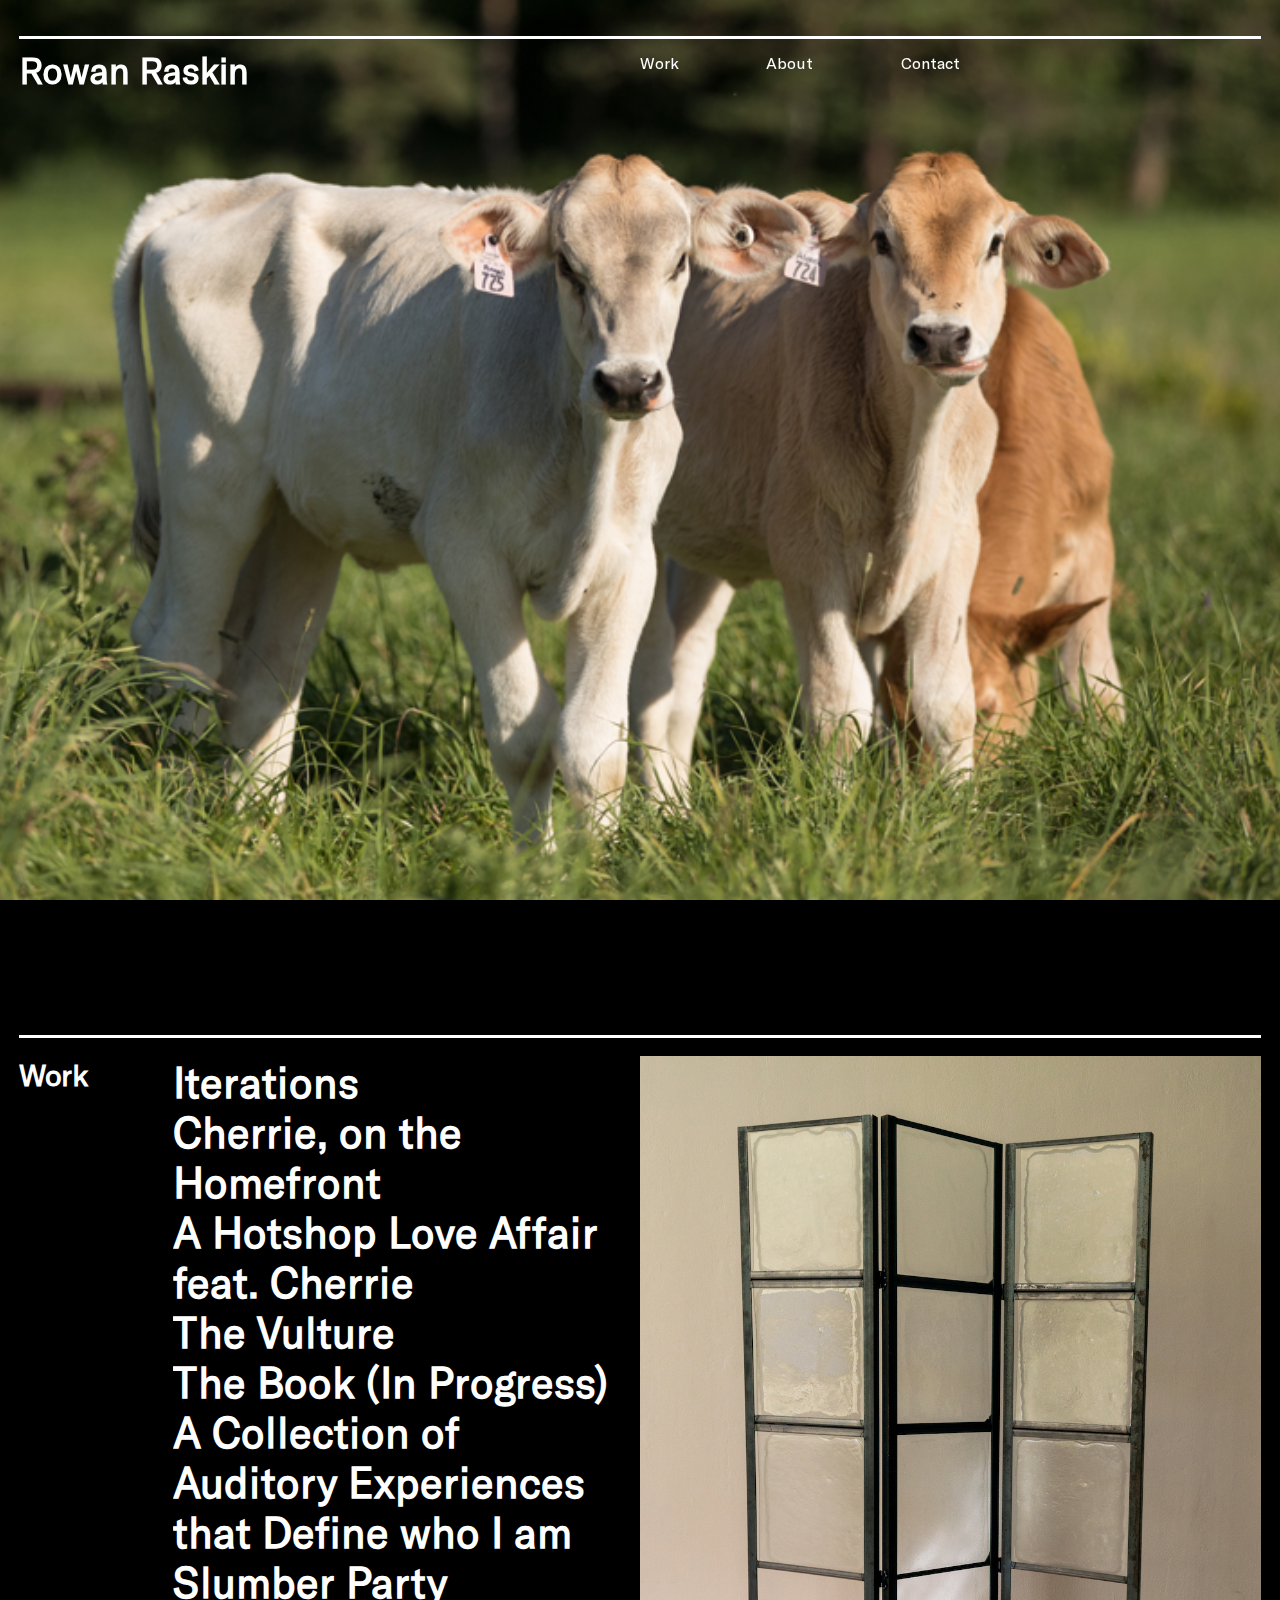
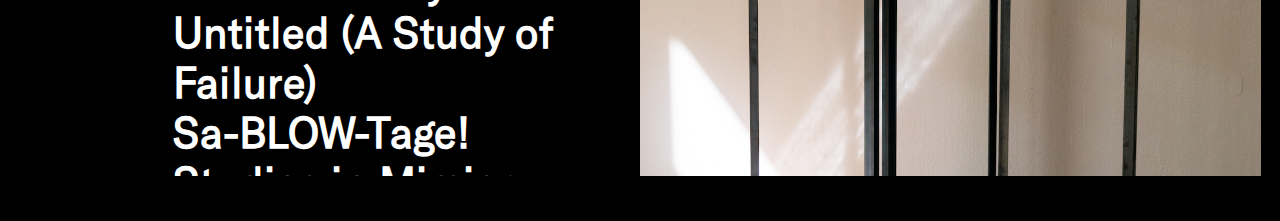
<file: index.html>
<!DOCTYPE html>
<html lang="en">
<head>
    <meta charset="UTF-8">
    <meta name="viewport" content="width=device-width, initial-scale=1.0">
    <link rel="stylesheet" href="style.css">
    <script src="https://maxcdn.bootstrapcdn.com/bootstrap/3.3.6/js/bootstrap.min.js"></script>
    <script src="https://code.jquery.com/jquery-1.12.0.min.js"></script>
    <script src="script.js"></script>
    <title>Rowan Raskin</title>
</head>
<body>

    <header>
        <div class="left">
            <a href="/" class="nav-links"><h1>Rowan Raskin</h1></a>
        </div>
        <div class="right">
            <a href="#work" class="nav-links">Work</a>
            <a href="/about.html" id="about-btn" class="nav-links">About</a>
            <a href="/contact.html" id="contact-btn" class="nav-links">Contact</a>
        </div>
    </header>

    <!-- page 1 / landing  -->

    <div class="landing">
    </div>

    <!-- page 2 / work -->
    
    <div id="work">
        <div class="section">
            <h3>Work</h3>
        </div>
        <div class="title">
            <a href="carousel.html?slide=0"><h2><span id="title-2" class="title-hover">Iterations</span></h2></a>
            <a href="carousel.html?slide=3"><h2><span id="title-1" class="title-hover">Cherrie, on the Homefront</span></h2></a>
            <a href="carousel.html?slide=14"><h2><span id="title0" class="title-hover">A Hotshop Love Affair feat. Cherrie</span></h2></a>
            <a href="carousel.html?slide=25"><h2><span id="title1" class="title-hover">The Vulture</span></h2></a>
            <a href="carousel.html?slide=30"><h2><span id="title2" class="title-hover">The Book (In Progress)</span></h2></a>
            <a href="carousel.html?slide=38"><h2><span id="title3" class="title-hover">A Collection of Auditory Experiences that Define who I am</span></h2></a>
            <a href="carousel.html?slide=39"><h2><span id="title4" class="title-hover">Slumber Party</span></h2></a>
            <a href="carousel.html?slide=43"><h2><span id="title5" class="title-hover">Untitled (A Study of Failure)</span></h2></a>
            <a href="carousel.html?slide=47"><h2><span id="title6" class="title-hover">Sa-BLOW-Tage!</span></h2></a>
            <a href="carousel.html?slide=54"><h2><span id="title7" class="title-hover">Studies in Mimicry: Glassphalt</span></h2></a>
            <a href="carousel.html?slide=58"><h2><span id="title8" class="title-hover">Studies in Mimicry</span></h2></a>
            <a href="carousel.html?slide=62"><h2><span id="title9" class="title-hover">My Mama isn't a good person but I love her anyways</span></h2></a>
            <a href="carousel.html?slide=67"><h2><span id="title10" class="title-hover">Core and Shell Studies</span></h2></a>
        </div>
        <div class="image">
        </div>
    </div>
    



</body>
</html>
</file>
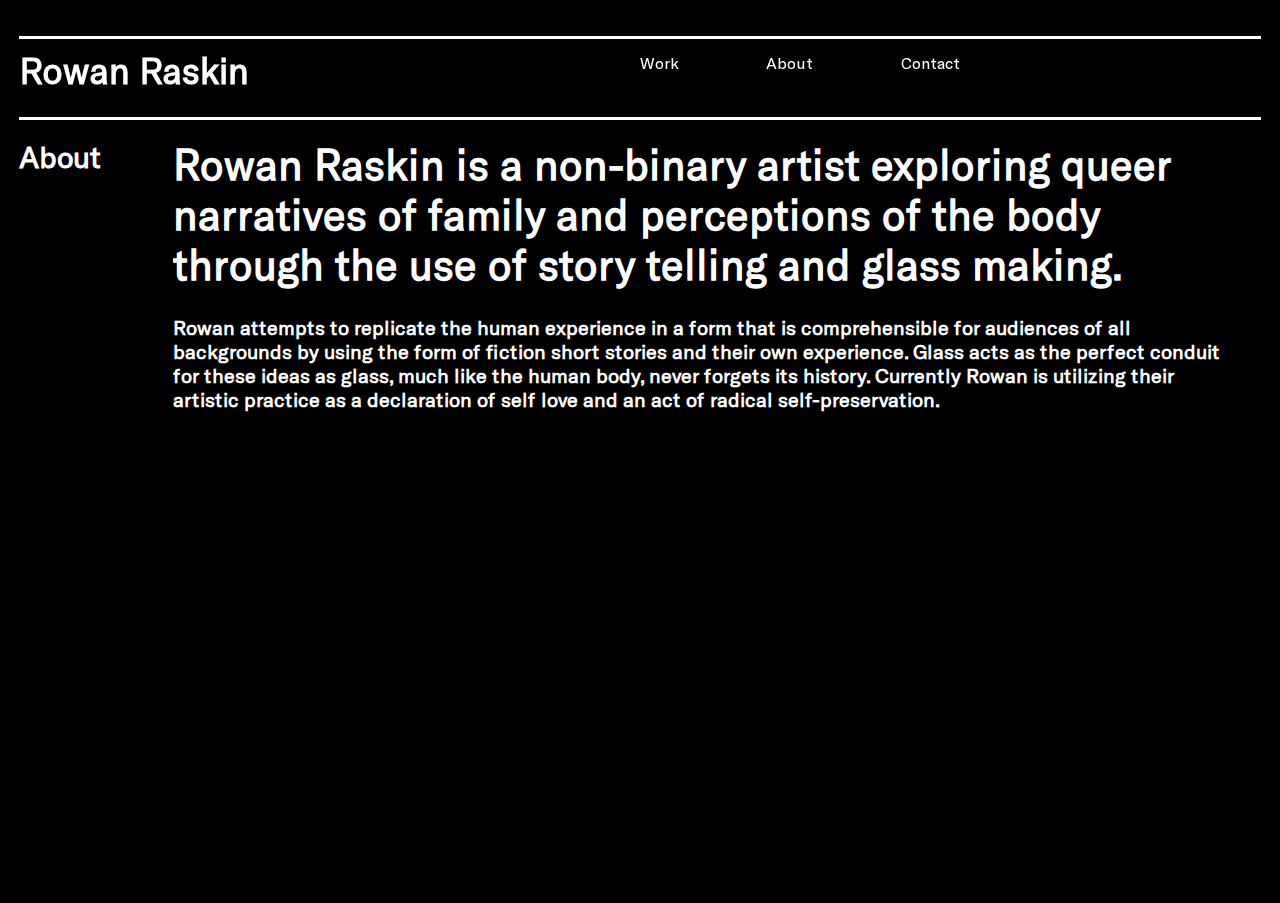
<file: about.html>
<!DOCTYPE html>
<html lang="en">
<head>
    <meta charset="UTF-8">
    <meta name="viewport" content="width=device-width, initial-scale=1.0">
    <link rel="stylesheet" href="style-about.css">
    <script src="https://code.jquery.com/jquery-1.12.0.min.js"></script>
    <title>Rowan Raskin - About</title>
</head>
<body>

    <header>
        <div class="left">
            <a href="/"><h1>Rowan Raskin</h1></a>
        </div>
        <div class="right">
            <a href="/#work" id="work-btn">Work</a>
            <a href="/about.html" id="about-btn">About</a>
            <a href="/contact.html" id="contact-btn">Contact</a>
        </div>
    </header>

    <div id="about">
        <div class="section">
            <h3>About</h3>
        </div>
        <div class="title">
            <h2>Rowan Raskin is a non-binary artist exploring queer narratives of family and perceptions of the body through the use of story telling and glass making.</h2>
            <h4>Rowan attempts to replicate the human experience in a form that is comprehensible for audiences of all backgrounds by using the form of fiction short stories and their own experience. Glass acts as the perfect conduit for these ideas as glass, much like the human body, never forgets its history. Currently Rowan is utilizing their artistic practice as a declaration of self love and an act of radical self-preservation.</h4>
        </div>
    </div>


</body>
</html>
</file>
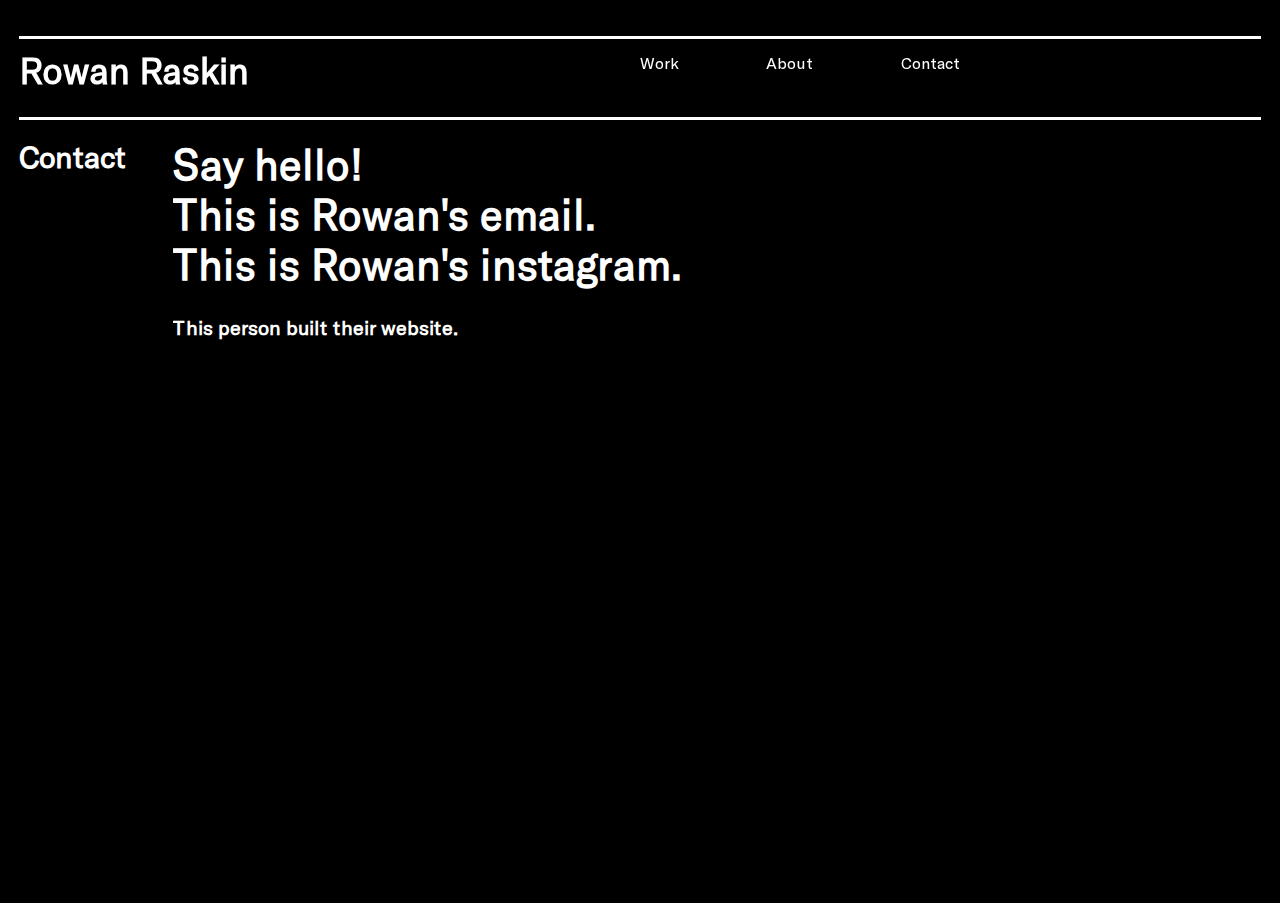
<file: contact.html>
<!DOCTYPE html>
<html lang="en">
<head>
    <meta charset="UTF-8">
    <meta name="viewport" content="width=device-width, initial-scale=1.0">
    <link rel="stylesheet" href="style-contact.css">
    <script src="https://code.jquery.com/jquery-1.12.0.min.js"></script>
    <title>Rowan Raskin - Contact</title>
</head>
<body>

    <header>
        <div class="left">
            <a href="/"><h1>Rowan Raskin</h1></a>
        </div>
        <div class="right">
            <a href="/#work" id="work-btn">Work</a>
            <a href="/about.html" id="about-btn">About</a>
            <a href="/contact.html" id="contact-btn">Contact</a>
        </div>
    </header>    

    <div id="contact">
        <div class="section">
            <h3>Contact</h3>
        </div>
        <div class="title">
            <h2>Say hello!</h2>
            <h2>This is Rowan's <a href="mailto:rraskin@risd.edu" class="contact-link">email</a>.</h2>
            <h2>This is Rowan's <a href="https://www.instagram.com/row.raskin/" target="blank" class="contact-link">instagram</a>.</h2>
            <h4>This <a href="https://kimberlynguyen.xyz/" target="blank" class="contact-link">person</a> built their website.</h4>
        </div>
    </div>

</body>
</html>
</file>
<file: style.css>
body {
    margin: 0;
    padding: 0;
    font-family: 'gt_america';
    color: white;
    background-color: black;
    transition: all 0.4s;
    cursor: url(https://ani.cursors-4u.net/symbols/sym-8/sym761.ani), url(https://ani.cursors-4u.net/symbols/sym-8/sym761.png), auto !important;
}

@font-face {
    font-family: 'gt_america';
    src: url(fonts/GT-America-Regular/GT-America-Regular.otf);
    src: url(fonts/GT-America-Regular/GT-America-Regular.ttf);
}

h1 {
    font-size: 36px;
    margin: 1vh 0 3vh;
    display: inline-block;
}

h2 {
    font-size: 42px;
    margin: 0;
}

.title-hover:hover {
    color: white;
}

h3 {
    font-size: 30px;
    margin: 0;
}

a {
    color: inherit;
    text-decoration: none;
}

a.nav-links:hover {
    color: thistle;
    text-decoration: none;
    cursor: pointer;
    transition: all 0.4s ease-in-out;
}

header {
    position: fixed;
    display: grid;
    margin: 4vh 1.5vw;
    grid-template-columns: 48.5vw 48.5vw;
    grid-template-rows: auto;
    grid-template-areas: "left right";
    border-top: solid 3px;
    border-top-color: inherit;
    z-index: 2;
    top: 0;
}

.left {
    grid-area: left;
}

.right {
    grid-area: right;
    width: 25vw;
    display: flex;
    margin-top: 1.5vh;
    justify-content: space-between;
}

.landing {
    background-image: url("media/rowan-landing.jpg");
    height: 100vh;
    background-position: center;
    background-size: cover;
    background-repeat: no-repeat;
    background-attachment: fixed;
}

#work {
    height: 82vh;
    display: grid;
    margin: 15vh 1.5vw 5vh;
    border-top: solid 3px;
    border-top-color: inherit;
    grid-template-columns: 12vw 36.5vw 48.5vw;
    grid-template-rows: 100%;
    grid-template-areas: "section title image";
}

.section {
    grid-area: section;
    margin: 2vh 1.5vw 0 0;
}

.title {
    grid-area: title;
    /* overflow: scroll; */
    margin: 2vh 1.5vw 0 0;
    overflow-y: auto;
} 

.title::-webkit-scrollbar {
    -webkit-appearance: none;
}

.title::-webkit-scrollbar:vertical {
    width: 8px;
}

.title::-webkit-scrollbar-thumb {
    border-radius: 8px;
    background-color: rgba(0, 0, 0, .4);
}

.image {
    grid-area: image;
    margin: 2vh 0 0;
    background-image: url(media/rowan-2.jpg);
    background-position: center;
    background-repeat: no-repeat;
    background-size: cover;
    box-shadow: 15px 15px 30px rgba(0, 0, 0, 0.3);

}

img {
    width: 48.5vw;
    height: 77vh;
    object-fit: cover;
    position: absolute;
    display: none;
}

@media only screen 
  and (min-device-width: 375px) 
  and (max-device-width: 667px) 
  and (-webkit-min-device-pixel-ratio: 2) { 

    h1 {
        font-size: 90px;
    }

    header {
        display: block;
        border-top: none;
        margin: 2vh 2vw;
        position: absolute;
        color: lavender;
    }

    .left {
        width: 96vw;
    }

    .right {
        display: block;
        margin-left: 2vw;
        font-size: 24px;
        font-weight: bold;
    }

    .image {
        display: none;
    }

    .section {
        display: none;
    }

    #work {
        height: auto;
        margin: 2vh 2vw;
        display: block;
        border-top: none;
    }
}
</file>
<file: style-about.css>
body {
    margin: 0;
    padding: 0;
    font-family: 'gt_america';
    color: white;
    background-color: black;
    transition: all 0.4s;
    cursor: url(https://ani.cursors-4u.net/symbols/sym-8/sym761.ani), url(https://ani.cursors-4u.net/symbols/sym-8/sym761.png), auto !important;
}

* {
    scroll-behavior: smooth;
}

@font-face {
    font-family: 'gt_america';
    src: url(fonts/GT-America-Regular/GT-America-Regular.otf);
    src: url(fonts/GT-America-Regular/GT-America-Regular.ttf);
}

h1 {
    font-size: 36px;
    margin: 1vh 0 3vh;
    display: inline-block;
}

h2 {
    font-size: 42px;
    margin: 0;
}

.title-hover:hover {
    color: white;
}

h3 {
    font-size: 30px;
    margin: 0;
}

h4 {
    font-size: 20px;
}

a {
    color: inherit;
    text-decoration: none;
}

a:hover {
    color: thistle;
    text-decoration: none;
    cursor: pointer;
    transition: all 0.4s ease-in-out;
}

header {
    position: fixed;
    display: grid;
    margin: 4vh 1.5vw;
    grid-template-columns: 48.5vw 48.5vw;
    grid-template-rows: auto;
    grid-template-areas: "left right";
    border-top: solid 3px;
    border-top-color: inherit;
    z-index: 2;
    top: 0;
}

.left {
    grid-area: left;
}

.right {
    grid-area: right;
    width: 25vw;
    display: flex;
    margin-top: 1.5vh;
    justify-content: space-between;
}

#work-btn {
    display: block;
}

.landing {
    background-image: url("media/rowan-landing.jpg");
    height: 100vh;
    background-position: center;
    background-size: auto 100%;
    background-repeat: no-repeat;
    background-attachment: fixed;
}

#about {
    height: 82vh;
    display: grid;
    margin: 13vh 1.5vw 5vh;
    border-top: solid 3px;
    border-top-color: inherit;
    grid-template-columns: 12vw 85vw;
    grid-template-rows: 78vh;
    grid-template-areas: "section title";
}

.section {
    grid-area: section;
    margin: 2vh 0 0;
}

.title {
    grid-area: title;
    overflow: scroll;
    margin: 2vh 1.5vw 0 0;
}

/* responsive */

@media only screen 
  and (min-device-width: 375px) 
  and (max-device-width: 667px) 
  and (-webkit-min-device-pixel-ratio: 2) { 

    .section {
        display: none;
    }

    #about {
        height: auto;
        margin: 4vh 3vw;
        display: block;
        border-top: none;
    }

    h1 {
        font-size: 36px;
    }
    
    h2 {
        font-size: 24px;
    }
    
    h4 {
        font-size: 16px;
        margin-bottom: 10px;
    }
    
    header {
        display: block;
        border-top: none;
        margin: 2vh 2vw 0;
        position: relative;
        color: lavender;
    }
    
    .right {
        display: block;
        margin-left: 1vw;
        font-size: 18px;
        font-weight: bold;
    }

}
</file>
<file: style-contact.css>
body {
    margin: 0;
    padding: 0;
    font-family: 'gt_america';
    color: white;
    background-color: black;
    transition: all 0.4s;
    cursor: url(https://ani.cursors-4u.net/symbols/sym-8/sym761.ani), url(https://ani.cursors-4u.net/symbols/sym-8/sym761.png), auto !important;
}

* {
    scroll-behavior: smooth;
}

@font-face {
    font-family: 'gt_america';
    src: url(fonts/GT-America-Regular/GT-America-Regular.otf);
    src: url(fonts/GT-America-Regular/GT-America-Regular.ttf);
}

h1 {
    font-size: 36px;
    margin: 1vh 0 3vh;
    display: inline-block;
}

h2 {
    font-size: 42px;
    margin: 0;
}

.title-hover:hover {
    color: white;
}

h3 {
    font-size: 30px;
    margin: 0;
}

h4 {
    font-size: 20px;
}

a {
    color: inherit;
    text-decoration: none;
}

header {
    position: fixed;
    display: grid;
    margin: 4vh 1.5vw;
    grid-template-columns: 48.5vw 48.5vw;
    grid-template-rows: auto;
    grid-template-areas: "left right";
    border-top: solid 3px;
    border-top-color: inherit;
    z-index: 2;
    top: 0;
}

.left {
    grid-area: left;
}

.right {
    grid-area: right;
    width: 25vw;
    display: flex;
    margin-top: 1.5vh;
    justify-content: space-between;
}

#work-btn {
    display: block;
}

.landing {
    background-image: url("media/rowan-landing.jpg");
    height: 100vh;
    background-position: center;
    background-size: auto 100%;
    background-repeat: no-repeat;
    background-attachment: fixed;
}

#contact {
    height: 82vh;
    display: grid;
    margin: 13vh 1.5vw 5vh;
    border-top: solid 3px;
    border-top-color: inherit;
    grid-template-columns: 12vw 85vw;
    grid-template-rows: 78vh;
    grid-template-areas: "section title";
}

.section {
    grid-area: section;
    margin: 2vh 0 0;
}

.title {
    grid-area: title;
    overflow: scroll;
    margin: 2vh 1.5vw 0 0;
}

a:hover {
    color: thistle;
    text-decoration: none;
    cursor: pointer;
    transition: all 0.4s ease-in-out;
}

a.contact-link:hover {
    transition: all 0.4s ease-in-out;
    color: blue;
}

/* responsive */

@media only screen 
  and (min-device-width: 375px) 
  and (max-device-width: 667px) 
  and (-webkit-min-device-pixel-ratio: 2) { 

    .section {
        display: none;
    }

    #contact {
        height: auto;
        margin: 4vh 3vw;
        display: block;
        border-top: none;
    }

    h1 {
        font-size: 36px;
    }
    
    h2 {
        font-size: 24px;
    }
    
    h4 {
        font-size: 16px;
        margin-bottom: 10px;
    }
    
    header {
        display: block;
        border-top: none;
        margin: 2vh 2vw 0;
        position: relative;
        color: lavender;
    }
    
    .right {
        display: block;
        margin-left: 1vw;
        font-size: 18px;
        font-weight: bold;
    }

}
</file>
